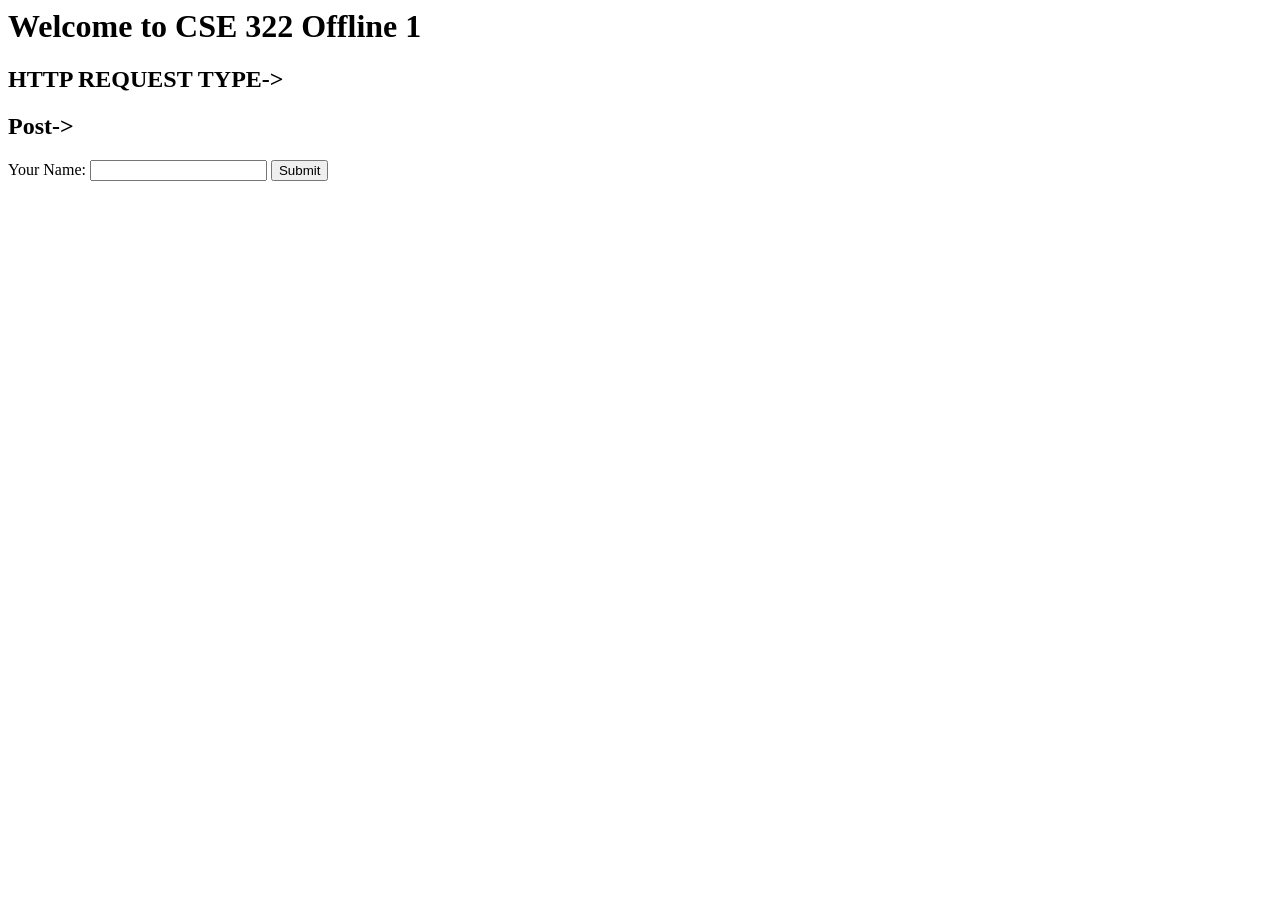
<file: http_post.html>
<html>
	<head>
		<meta http-equiv="Content-Type" content="text/html; charset=UTF-8">
	</head>
	<body>
		<h1> Welcome to CSE 322 Offline 1</h1>
		<h2> HTTP REQUEST TYPE-> </h2>
		<h2> Post-> </h2>
		<form name="input" action="http://localhost:8080/form_submited" method="post">
		Your Name: <input type="text" name="user">
		<input type="submit" value="Submit">
		</form>
	</body>
</html>
</file>
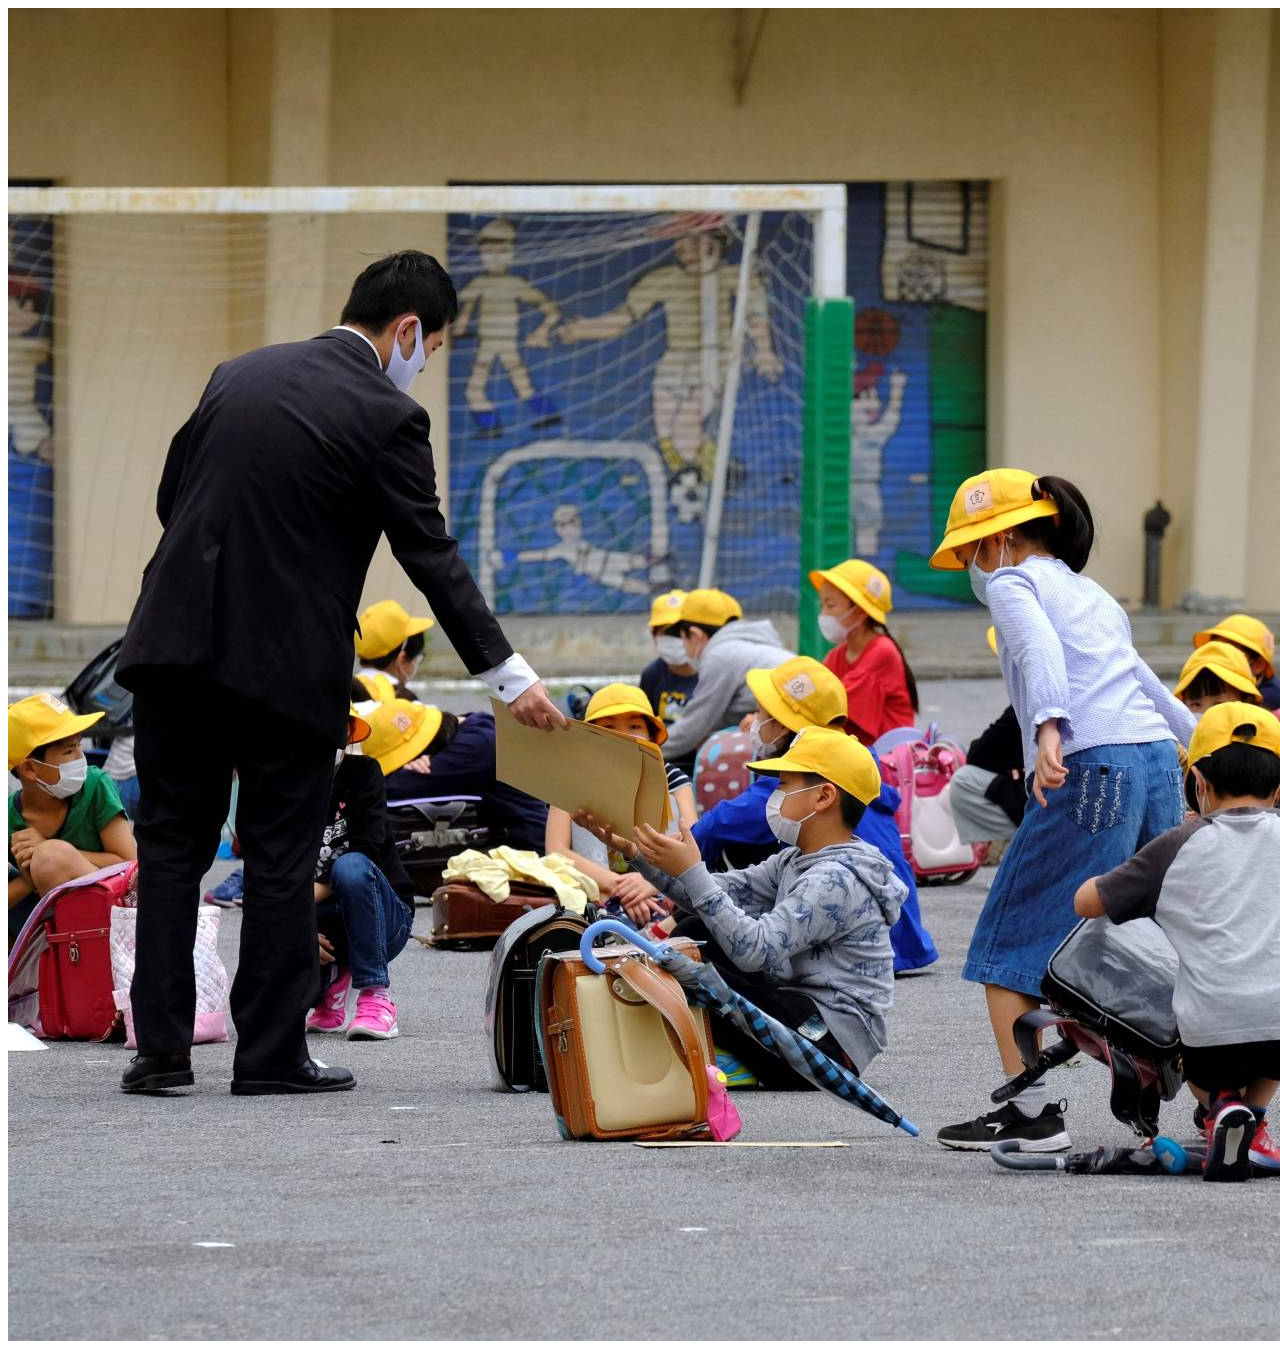
<file: files/login/successfully.html>
<!DOCTYPE html>
<html lang="ru">
<head>
    <meta http-equiv="Content-Type" content="text/html; charset=UTF-8">
    <title>Login</title>
    <link href="[data-uri]" rel="icon" type="image/x-icon" />
</head>
<body>
<img src="successfully.jpg">
</body>
</html>
</file>
